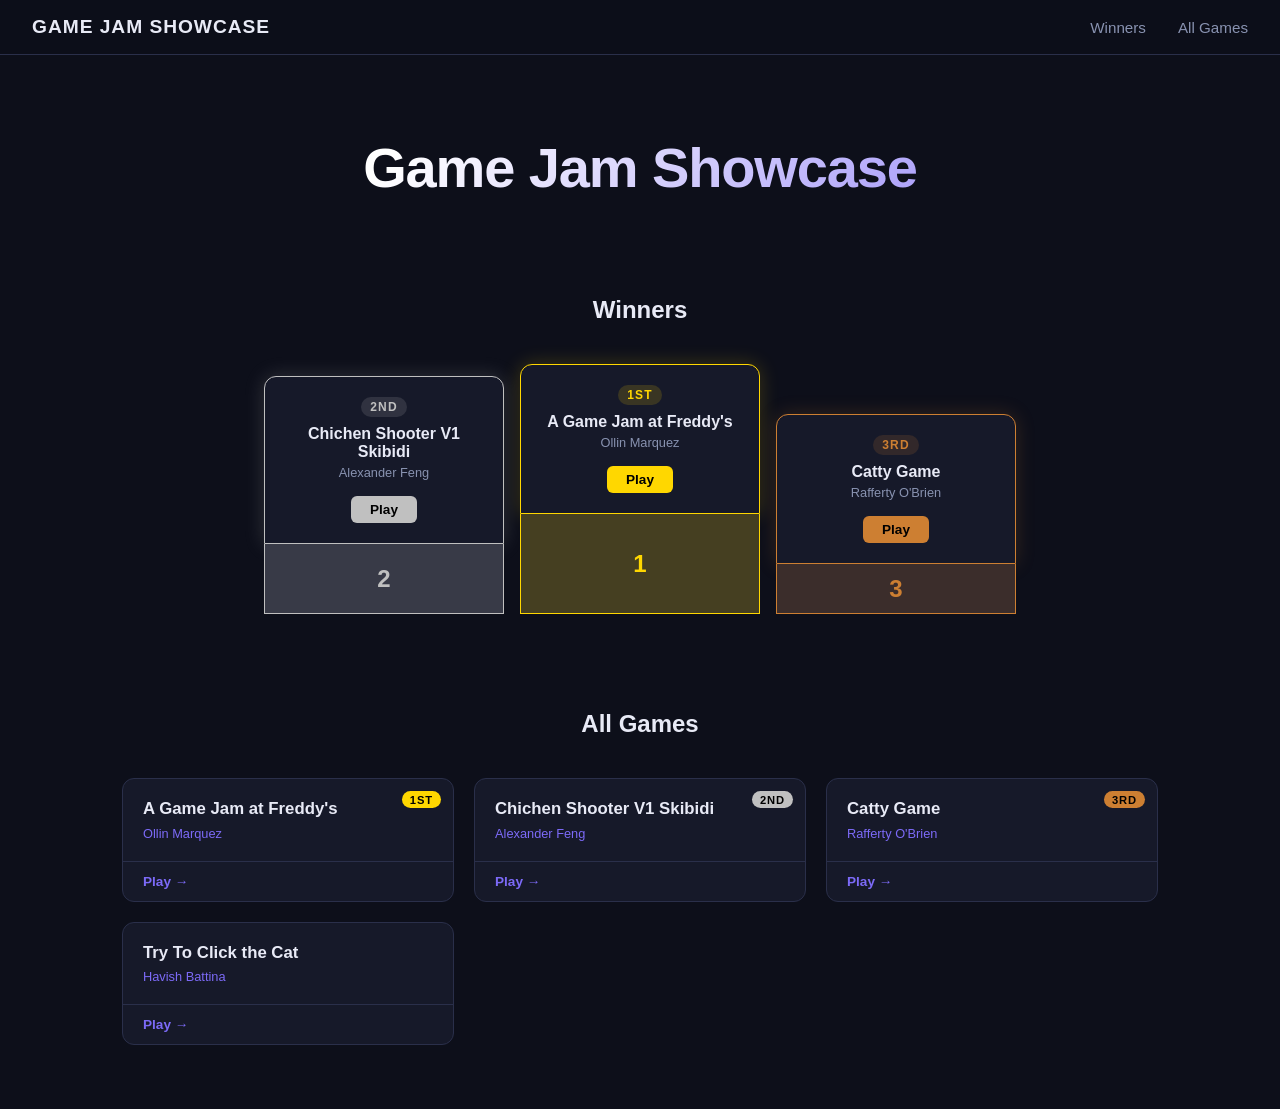
<file: index.html>
<!DOCTYPE html><html lang="en"> <head><meta charset="UTF-8"><meta name="viewport" content="width=device-width, initial-scale=1.0"><meta name="description" content="Game Jam Showcase"><title>Game Jam Showcase</title><style>*,*:before,*:after{box-sizing:border-box;margin:0;padding:0}:root{--bg: #0d0f1a;--surface: #161929;--surface-hover: #1e2336;--border: #2a2f4a;--text: #e8eaf6;--text-muted: #8892b0;--gold: #ffd700;--silver: #c0c0c0;--bronze: #cd7f32;--accent: #7c6af7;--accent-glow: rgba(124, 106, 247, .25)}html{font-family:-apple-system,BlinkMacSystemFont,Segoe UI,Roboto,sans-serif;background:var(--bg);color:var(--text);min-height:100vh}body{display:flex;flex-direction:column;min-height:100vh}main{flex:1}a{color:var(--accent);text-decoration:none}a:hover{text-decoration:underline}nav{display:flex;align-items:center;justify-content:space-between;padding:1rem 2rem;border-bottom:1px solid var(--border);background:#0d0f1ad9;backdrop-filter:blur(10px);position:sticky;top:0;z-index:100}.nav-logo{font-size:1.2rem;font-weight:700;color:var(--text);text-decoration:none;letter-spacing:.05em;text-transform:uppercase}.nav-links{display:flex;gap:2rem}.nav-links a{color:var(--text-muted);font-size:.95rem;text-decoration:none;transition:color .2s}.nav-links a:hover{color:var(--text)}
</style>
<link rel="stylesheet" href="/assets/index.B61szm_e.css"></head> <body> <nav> <a href="/" class="nav-logo">Game Jam Showcase</a> <div class="nav-links"> <a href="/">Winners</a> <a href="/games">All Games</a> </div> </nav> <main>  <section class="hero" data-astro-cid-j7pv25f6> <h1 data-astro-cid-j7pv25f6>Game Jam Showcase</h1> </section> <section class="podium-section" data-astro-cid-j7pv25f6> <h2 data-astro-cid-j7pv25f6>Winners</h2> <div class="podium" data-astro-cid-j7pv25f6> <div class="podium-slot" data-place="2" data-astro-cid-j7pv25f6> <div class="podium-card" style="--place-color: var(--silver)" data-astro-cid-j7pv25f6> <div class="place-badge" data-astro-cid-j7pv25f6>2nd</div> <div class="podium-info" data-astro-cid-j7pv25f6> <span class="podium-title" data-astro-cid-j7pv25f6>Chichen Shooter V1 Skibidi</span> <span class="podium-author" data-astro-cid-j7pv25f6>Alexander Feng</span> </div> <a href="/games/chicken-shooter-v1-skibidi" class="play-btn" data-astro-cid-j7pv25f6>Play</a> </div> <div class="podium-block" style="--place-color: var(--silver)" data-astro-cid-j7pv25f6> <span data-astro-cid-j7pv25f6>2</span> </div> </div><div class="podium-slot" data-place="1" data-astro-cid-j7pv25f6> <div class="podium-card" style="--place-color: var(--gold)" data-astro-cid-j7pv25f6> <div class="place-badge" data-astro-cid-j7pv25f6>1st</div> <div class="podium-info" data-astro-cid-j7pv25f6> <span class="podium-title" data-astro-cid-j7pv25f6>A Game Jam at Freddy&#39;s</span> <span class="podium-author" data-astro-cid-j7pv25f6>Ollin Marquez</span> </div> <a href="/games/a-game-jam-at-freddys" class="play-btn" data-astro-cid-j7pv25f6>Play</a> </div> <div class="podium-block" style="--place-color: var(--gold)" data-astro-cid-j7pv25f6> <span data-astro-cid-j7pv25f6>1</span> </div> </div><div class="podium-slot" data-place="3" data-astro-cid-j7pv25f6> <div class="podium-card" style="--place-color: var(--bronze)" data-astro-cid-j7pv25f6> <div class="place-badge" data-astro-cid-j7pv25f6>3rd</div> <div class="podium-info" data-astro-cid-j7pv25f6> <span class="podium-title" data-astro-cid-j7pv25f6>Catty Game</span> <span class="podium-author" data-astro-cid-j7pv25f6>Rafferty O&#39;Brien</span> </div> <a href="/games/catty-game" class="play-btn" data-astro-cid-j7pv25f6>Play</a> </div> <div class="podium-block" style="--place-color: var(--bronze)" data-astro-cid-j7pv25f6> <span data-astro-cid-j7pv25f6>3</span> </div> </div> </div> </section> <section class="games-section" data-astro-cid-j7pv25f6> <h2 data-astro-cid-j7pv25f6>All Games</h2> <div class="games-grid" data-astro-cid-j7pv25f6> <a href="/games/a-game-jam-at-freddys" class="game-card" data-astro-cid-j7pv25f6> <div class="card-badge" style="background: var(--gold)" data-astro-cid-j7pv25f6> 1st </div> <div class="card-body" data-astro-cid-j7pv25f6> <h3 data-astro-cid-j7pv25f6>A Game Jam at Freddy&#39;s</h3> <p class="card-author" data-astro-cid-j7pv25f6>Ollin Marquez</p> </div> <div class="card-footer" data-astro-cid-j7pv25f6>Play →</div> </a><a href="/games/chicken-shooter-v1-skibidi" class="game-card" data-astro-cid-j7pv25f6> <div class="card-badge" style="background: var(--silver)" data-astro-cid-j7pv25f6> 2nd </div> <div class="card-body" data-astro-cid-j7pv25f6> <h3 data-astro-cid-j7pv25f6>Chichen Shooter V1 Skibidi</h3> <p class="card-author" data-astro-cid-j7pv25f6>Alexander Feng</p> </div> <div class="card-footer" data-astro-cid-j7pv25f6>Play →</div> </a><a href="/games/catty-game" class="game-card" data-astro-cid-j7pv25f6> <div class="card-badge" style="background: var(--bronze)" data-astro-cid-j7pv25f6> 3rd </div> <div class="card-body" data-astro-cid-j7pv25f6> <h3 data-astro-cid-j7pv25f6>Catty Game</h3> <p class="card-author" data-astro-cid-j7pv25f6>Rafferty O&#39;Brien</p> </div> <div class="card-footer" data-astro-cid-j7pv25f6>Play →</div> </a><a href="/games/try-to-click-the-cat" class="game-card" data-astro-cid-j7pv25f6>  <div class="card-body" data-astro-cid-j7pv25f6> <h3 data-astro-cid-j7pv25f6>Try To Click the Cat</h3> <p class="card-author" data-astro-cid-j7pv25f6>Havish Battina</p> </div> <div class="card-footer" data-astro-cid-j7pv25f6>Play →</div> </a> </div> </section>  </main></body></html>
</file>
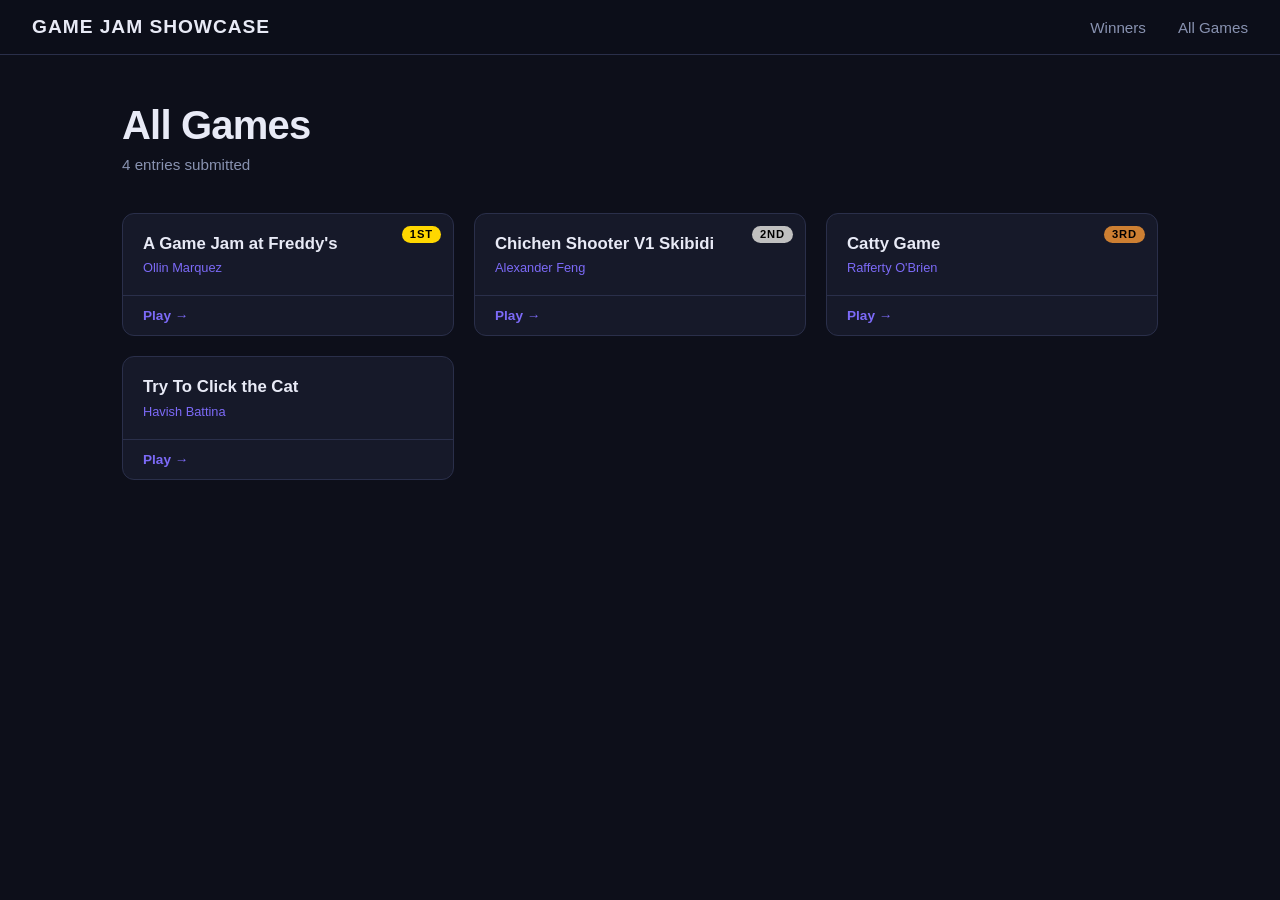
<file: games/index.html>
<!DOCTYPE html><html lang="en"> <head><meta charset="UTF-8"><meta name="viewport" content="width=device-width, initial-scale=1.0"><meta name="description" content="Game Jam Showcase"><title>All Games — Game Jam Showcase</title><style>*,*:before,*:after{box-sizing:border-box;margin:0;padding:0}:root{--bg: #0d0f1a;--surface: #161929;--surface-hover: #1e2336;--border: #2a2f4a;--text: #e8eaf6;--text-muted: #8892b0;--gold: #ffd700;--silver: #c0c0c0;--bronze: #cd7f32;--accent: #7c6af7;--accent-glow: rgba(124, 106, 247, .25)}html{font-family:-apple-system,BlinkMacSystemFont,Segoe UI,Roboto,sans-serif;background:var(--bg);color:var(--text);min-height:100vh}body{display:flex;flex-direction:column;min-height:100vh}main{flex:1}a{color:var(--accent);text-decoration:none}a:hover{text-decoration:underline}nav{display:flex;align-items:center;justify-content:space-between;padding:1rem 2rem;border-bottom:1px solid var(--border);background:#0d0f1ad9;backdrop-filter:blur(10px);position:sticky;top:0;z-index:100}.nav-logo{font-size:1.2rem;font-weight:700;color:var(--text);text-decoration:none;letter-spacing:.05em;text-transform:uppercase}.nav-links{display:flex;gap:2rem}.nav-links a{color:var(--text-muted);font-size:.95rem;text-decoration:none;transition:color .2s}.nav-links a:hover{color:var(--text)}
.page[data-astro-cid-snf5vnxa]{max-width:1100px;margin:0 auto;padding:3rem 2rem 4rem}h1[data-astro-cid-snf5vnxa]{font-size:clamp(1.75rem,4vw,2.5rem);font-weight:800;letter-spacing:-.02em;margin-bottom:.5rem}.subtitle[data-astro-cid-snf5vnxa]{color:var(--text-muted);font-size:.95rem;margin-bottom:2.5rem}.games-grid[data-astro-cid-snf5vnxa]{display:grid;grid-template-columns:repeat(auto-fill,minmax(280px,1fr));gap:1.25rem}.game-card[data-astro-cid-snf5vnxa]{position:relative;background:var(--surface);border:1px solid var(--border);border-radius:12px;overflow:hidden;display:flex;flex-direction:column;text-decoration:none;color:var(--text);transition:border-color .2s,transform .15s,box-shadow .2s}.game-card[data-astro-cid-snf5vnxa]:hover{border-color:var(--accent);transform:translateY(-3px);box-shadow:0 8px 24px var(--accent-glow);text-decoration:none}.card-badge[data-astro-cid-snf5vnxa]{position:absolute;top:.75rem;right:.75rem;font-size:.7rem;font-weight:700;text-transform:uppercase;letter-spacing:.08em;color:#000;padding:.15rem .5rem;border-radius:999px}.card-body[data-astro-cid-snf5vnxa]{padding:1.25rem;flex:1;display:flex;flex-direction:column;gap:.4rem}.card-body[data-astro-cid-snf5vnxa] h3[data-astro-cid-snf5vnxa]{font-size:1.05rem;font-weight:700}.card-author[data-astro-cid-snf5vnxa]{font-size:.8rem;color:var(--accent)}.card-desc[data-astro-cid-snf5vnxa]{font-size:.875rem;color:var(--text-muted);line-height:1.5;margin-top:.25rem}.card-footer[data-astro-cid-snf5vnxa]{padding:.75rem 1.25rem;border-top:1px solid var(--border);font-size:.85rem;font-weight:600;color:var(--accent)}
</style></head> <body> <nav> <a href="/" class="nav-logo">Game Jam Showcase</a> <div class="nav-links"> <a href="/">Winners</a> <a href="/games">All Games</a> </div> </nav> <main>  <div class="page" data-astro-cid-snf5vnxa> <h1 data-astro-cid-snf5vnxa>All Games</h1> <p class="subtitle" data-astro-cid-snf5vnxa>4 entries submitted</p> <div class="games-grid" data-astro-cid-snf5vnxa> <a href="/games/a-game-jam-at-freddys" class="game-card" data-astro-cid-snf5vnxa> <div class="card-badge" style="background: var(--gold)" data-astro-cid-snf5vnxa> 1st </div> <div class="card-body" data-astro-cid-snf5vnxa> <h3 data-astro-cid-snf5vnxa>A Game Jam at Freddy&#39;s</h3> <p class="card-author" data-astro-cid-snf5vnxa>Ollin Marquez</p> </div> <div class="card-footer" data-astro-cid-snf5vnxa>Play →</div> </a><a href="/games/chicken-shooter-v1-skibidi" class="game-card" data-astro-cid-snf5vnxa> <div class="card-badge" style="background: var(--silver)" data-astro-cid-snf5vnxa> 2nd </div> <div class="card-body" data-astro-cid-snf5vnxa> <h3 data-astro-cid-snf5vnxa>Chichen Shooter V1 Skibidi</h3> <p class="card-author" data-astro-cid-snf5vnxa>Alexander Feng</p> </div> <div class="card-footer" data-astro-cid-snf5vnxa>Play →</div> </a><a href="/games/catty-game" class="game-card" data-astro-cid-snf5vnxa> <div class="card-badge" style="background: var(--bronze)" data-astro-cid-snf5vnxa> 3rd </div> <div class="card-body" data-astro-cid-snf5vnxa> <h3 data-astro-cid-snf5vnxa>Catty Game</h3> <p class="card-author" data-astro-cid-snf5vnxa>Rafferty O&#39;Brien</p> </div> <div class="card-footer" data-astro-cid-snf5vnxa>Play →</div> </a><a href="/games/try-to-click-the-cat" class="game-card" data-astro-cid-snf5vnxa>  <div class="card-body" data-astro-cid-snf5vnxa> <h3 data-astro-cid-snf5vnxa>Try To Click the Cat</h3> <p class="card-author" data-astro-cid-snf5vnxa>Havish Battina</p> </div> <div class="card-footer" data-astro-cid-snf5vnxa>Play →</div> </a> </div> </div>  </main></body></html>
</file>
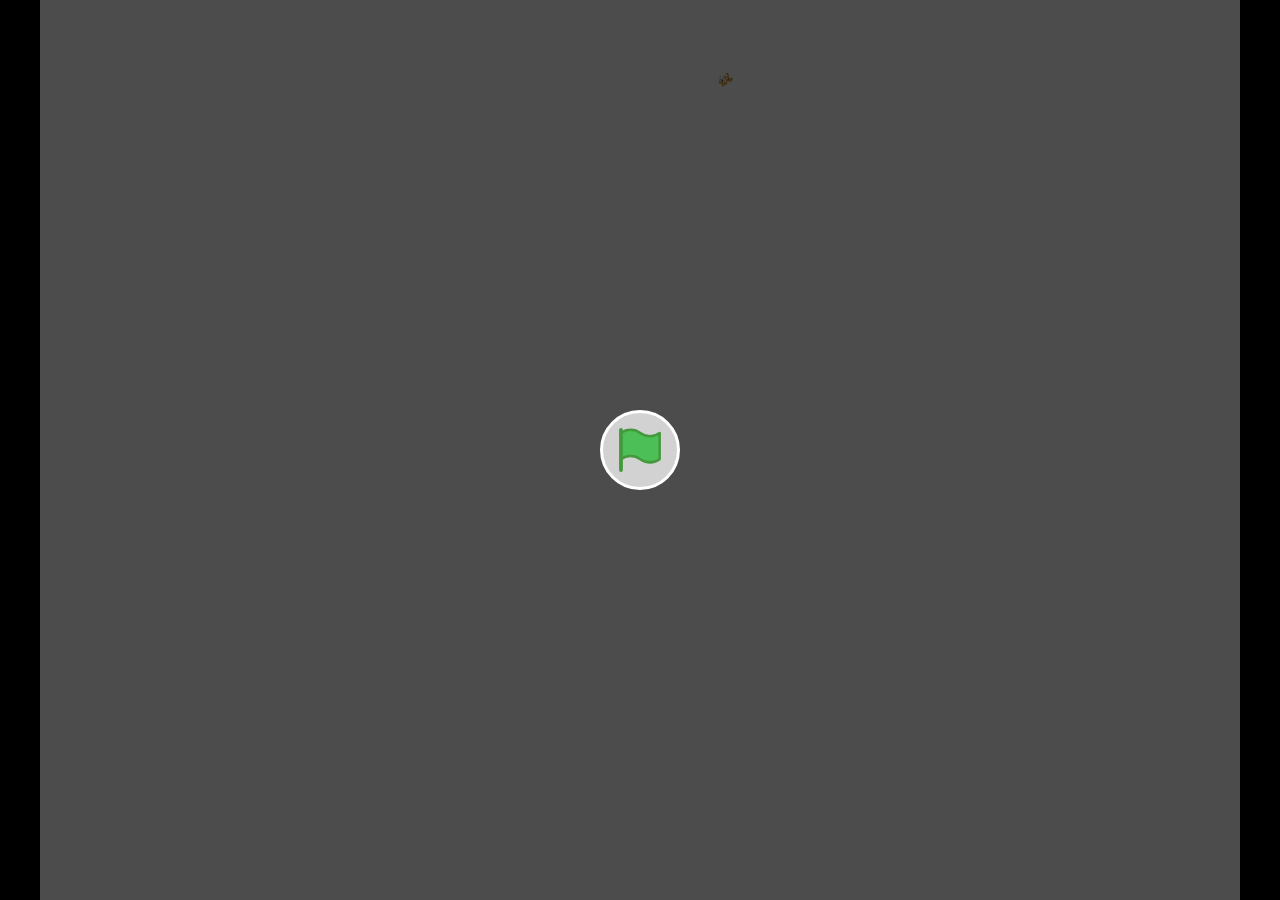
<file: try-to-click-the-cat/index.html>
<!DOCTYPE html>
<!-- Created with https://packager.turbowarp.org/ -->
<html>
<head>
  <meta charset="utf-8">
  <meta name="viewport" content="width=device-width, initial-scale=1.0, maximum-scale=1.0, user-scalable=no">
  <!-- We only include this to explicitly loosen the CSP of various packager environments. It does not provide any security. -->
  <meta http-equiv="Content-Security-Policy" content="default-src * 'self' 'unsafe-inline' 'unsafe-eval' data: blob:">
  <title>try to click the cat</title>
  <style>
    body {
      color: #ffffff;
      font-family: sans-serif;
      overflow: hidden;
      margin: 0;
      padding: 0;
    }
    :root, body.is-fullscreen {
      background-color: #000000;
    }
    [hidden] {
      display: none !important;
    }
    h1 {
      font-weight: normal;
    }
    a {
      color: inherit;
      text-decoration: underline;
      cursor: pointer;
    }

    #app, #loading, #error, #launch {
      position: absolute;
      top: 0;
      left: 0;
      width: 100%;
      height: 100%;
    }
    .screen {
      display: flex;
      flex-direction: column;
      align-items: center;
      justify-content: center;
      text-align: center;
      cursor: default;
      user-select: none;
      -webkit-user-select: none;
      background-color: #000000;
    }
    #launch {
      background-color: rgba(0, 0, 0, 0.7);
      cursor: pointer;
    }
    .green-flag {
      width: 80px;
      height: 80px;
      padding: 16px;
      border-radius: 100%;
      background: rgba(255, 255, 255, 0.75);
      border: 3px solid hsla(0, 100%, 100%, 1);
      display: flex;
      justify-content: center;
      align-items: center;
      box-sizing: border-box;
    }
    #loading {
      
    }
    .progress-bar-outer {
      border: 1px solid currentColor;
      height: 10px;
      width: 200px;
      max-width: 200px;
    }
    .progress-bar-inner {
      height: 100%;
      width: 0;
      background-color: currentColor;
    }
    .loading-text, noscript {
      font-weight: normal;
      font-size: 36px;
      margin: 0 0 16px;
    }
    .loading-image {
      margin: 0 0 16px;
    }
    #error-message, #error-stack {
      font-family: monospace;
      max-width: 600px;
      white-space: pre-wrap;
      user-select: text;
      -webkit-user-select: text;
    }
    #error-stack {
      text-align: left;
      max-height: 200px;
      overflow: auto;
    }
    .control-button {
      width: 2rem;
      height: 2rem;
      padding: 0.375rem;
      margin-top: 0.5rem;
      margin-bottom: 0.5rem;
      user-select: none;
      -webkit-user-select: none;
      cursor: pointer;
      border: 0;
      border-radius: 4px;
    }
    .control-button-highlight:hover {
      background: #6b6b6b26;
    }
    .control-button-highlight.active {
      background: #6b6b6b59;
    }
    .fullscreen-button {
      background: white;
    }
    .standalone-fullscreen-button {
      position: absolute;
      top: 0;
      right: 0;
      background-color: rgba(0, 0, 0, 0.5);
      border-radius: 0 0 0 4px;
      padding: 4px;
      cursor: pointer;
    }
    .sc-canvas {
      cursor: auto;
    }
    .sc-monitor-root[data-opcode^="data_"] .sc-monitor-value-color {
      background-color: #6b6b6b;
    }
    .sc-monitor-row-value-outer {
      background-color: #6b6b6b;
    }
    .sc-monitor-row-value-editing .sc-monitor-row-value-outer {
      background-color: #515151;
    }
    
  </style>
  <meta name="theme-color" content="#000000">
  
</head>
<body>
  <div id="app"></div>

  <div id="launch" class="screen" hidden title="Click to start">
    <div class="green-flag">
      <svg viewBox="0 0 16.63 17.5" width="42" height="44">
        <defs><style>.cls-1,.cls-2{fill:#4cbf56;stroke:#45993d;stroke-linecap:round;stroke-linejoin:round;}.cls-2{stroke-width:1.5px;}</style></defs>
        <path class="cls-1" d="M.75,2A6.44,6.44,0,0,1,8.44,2h0a6.44,6.44,0,0,0,7.69,0V12.4a6.44,6.44,0,0,1-7.69,0h0a6.44,6.44,0,0,0-7.69,0"/>
        <line class="cls-2" x1="0.75" y1="16.75" x2="0.75" y2="0.75"/>
      </svg>
    </div>
  </div>

  <div id="loading" class="screen">
    <noscript>Enable JavaScript</noscript>
    
    
    <div class="progress-bar-outer"><div class="progress-bar-inner" id="loading-inner"></div></div>
  </div>

  <div id="error" class="screen" hidden>
    <h1>Error</h1>
    <details>
      <summary id="error-message"></summary>
      <p id="error-stack"></p>
    </details>
  </div>

  <script src="script.js"></script>
  <script>
    const appElement = document.getElementById('app');
    const launchScreen = document.getElementById('launch');
    const loadingScreen = document.getElementById('loading');
    const loadingInner = document.getElementById('loading-inner');
    const errorScreen = document.getElementById('error');
    const errorScreenMessage = document.getElementById('error-message');
    const errorScreenStack = document.getElementById('error-stack');

    const handleError = (error) => {
      console.error(error);
      if (!errorScreen.hidden) return;
      errorScreen.hidden = false;
      errorScreenMessage.textContent = '' + error;
      let debug = error && error.stack || 'no stack';
      debug += '\nUser agent: ' + navigator.userAgent;
      errorScreenStack.textContent = debug;
    };
    const setProgress = (progress) => {
      if (loadingInner) loadingInner.style.width = progress * 100 + '%';
    };
    const interpolate = (a, b, t) => a + t * (b - a);

    try {
      setProgress(0.1);

      const scaffolding = new Scaffolding.Scaffolding();
      scaffolding.width = 480;
      scaffolding.height = 360;
      scaffolding.resizeMode = "preserve-ratio";
      scaffolding.editableLists = false;
      scaffolding.usePackagedRuntime = true;
      scaffolding.setup();
      scaffolding.appendTo(appElement);

      const vm = scaffolding.vm;
      window.scaffolding = scaffolding;
      window.vm = scaffolding.vm;
      window.Scratch = {
        vm,
        renderer: vm.renderer,
        audioEngine: vm.runtime.audioEngine,
        bitmapAdapter: vm.runtime.v2BitmapAdapter,
        videoProvider: vm.runtime.ioDevices.video.provider
      };

      scaffolding.setUsername("player####".replace(/#/g, () => Math.floor(Math.random() * 10)));
      scaffolding.setAccentColor("#6b6b6b");

      try {
        scaffolding.addCloudProvider(new Scaffolding.Cloud.WebSocketProvider(["wss://clouddata.turbowarp.org","wss://clouddata.turbowarp.xyz"], "1238665183"));
      } catch (error) {
        console.error(error);
      }

      vm.setTurboMode(false);
      if (vm.setInterpolation) vm.setInterpolation(false);
      if (vm.setFramerate) vm.setFramerate(30);
      if (vm.renderer.setUseHighQualityRender) vm.renderer.setUseHighQualityRender(false);
      if (vm.setRuntimeOptions) vm.setRuntimeOptions({
        fencing: true,
        miscLimits: true,
        maxClones: 300,
      });
      if (vm.setCompilerOptions) vm.setCompilerOptions({
        enabled: true,
        warpTimer: false
      });
      if (vm.renderer.setMaxTextureDimension) vm.renderer.setMaxTextureDimension(2048);

      // enforcePrivacy threat model only makes sense in the editor
      if (vm.runtime.setEnforcePrivacy) vm.runtime.setEnforcePrivacy(false);

      if (typeof ScaffoldingAddons !== 'undefined') {
        ScaffoldingAddons.run(scaffolding, {"gamepad":false,"pointerlock":false,"specialCloudBehaviors":false,"unsafeCloudBehaviors":false,"pause":false});
      }

      scaffolding.setExtensionSecurityManager({
        getSandboxMode: () => 'unsandboxed',
        canLoadExtensionFromProject: () => true
      });
      for (const extension of []) {
        vm.extensionManager.loadExtensionURL(extension);
      }

    } catch (e) {
      handleError(e);
    }
  </script>
  
  
    <script>
      const getProjectData = (function() {
        const storage = scaffolding.storage;
        storage.onprogress = (total, loaded) => {
          setProgress(interpolate(0.2, 0.98, loaded / total));
        };
        
        storage.addWebStore(
          [
            storage.AssetType.ImageVector,
            storage.AssetType.ImageBitmap,
            storage.AssetType.Sound,
            storage.AssetType.Font
          ].filter(i => i),
          (asset) => new URL('./assets/' + asset.assetId + '.' + asset.dataFormat, location).href
        );
        return () => new Promise((resolve, reject) => {
        const xhr = new XMLHttpRequest();
        xhr.onload = () => {
          resolve(xhr.response);
        };
        xhr.onerror = () => {
          if (location.protocol === 'file:') {
            reject(new Error('Zip environment must be used on a website, not on a local file. To fix this error, use the "Plain HTML" environment instead.'));
          } else {
            reject(new Error('Request to load project data failed.'));
          }
        };
        xhr.onprogress = (e) => {
          if (e.lengthComputable) {
            setProgress(interpolate(0.1, 0.2, e.loaded / e.total));
          }
        };
        xhr.responseType = 'arraybuffer';
        xhr.open('GET', "./assets/project.json");
        xhr.send();
      });
      })();
    </script>
  <script>
    const run = async () => {
      const projectData = await getProjectData();
      await scaffolding.loadProject(projectData);
      setProgress(1);
      loadingScreen.hidden = true;
      if (false) {
        scaffolding.start();
      } else {
        launchScreen.hidden = false;
        launchScreen.addEventListener('click', () => {
          launchScreen.hidden = true;
          scaffolding.start();
        });
        launchScreen.focus();
      }
    };
    run().catch(handleError);
  </script>
</body>
</html>
</file>
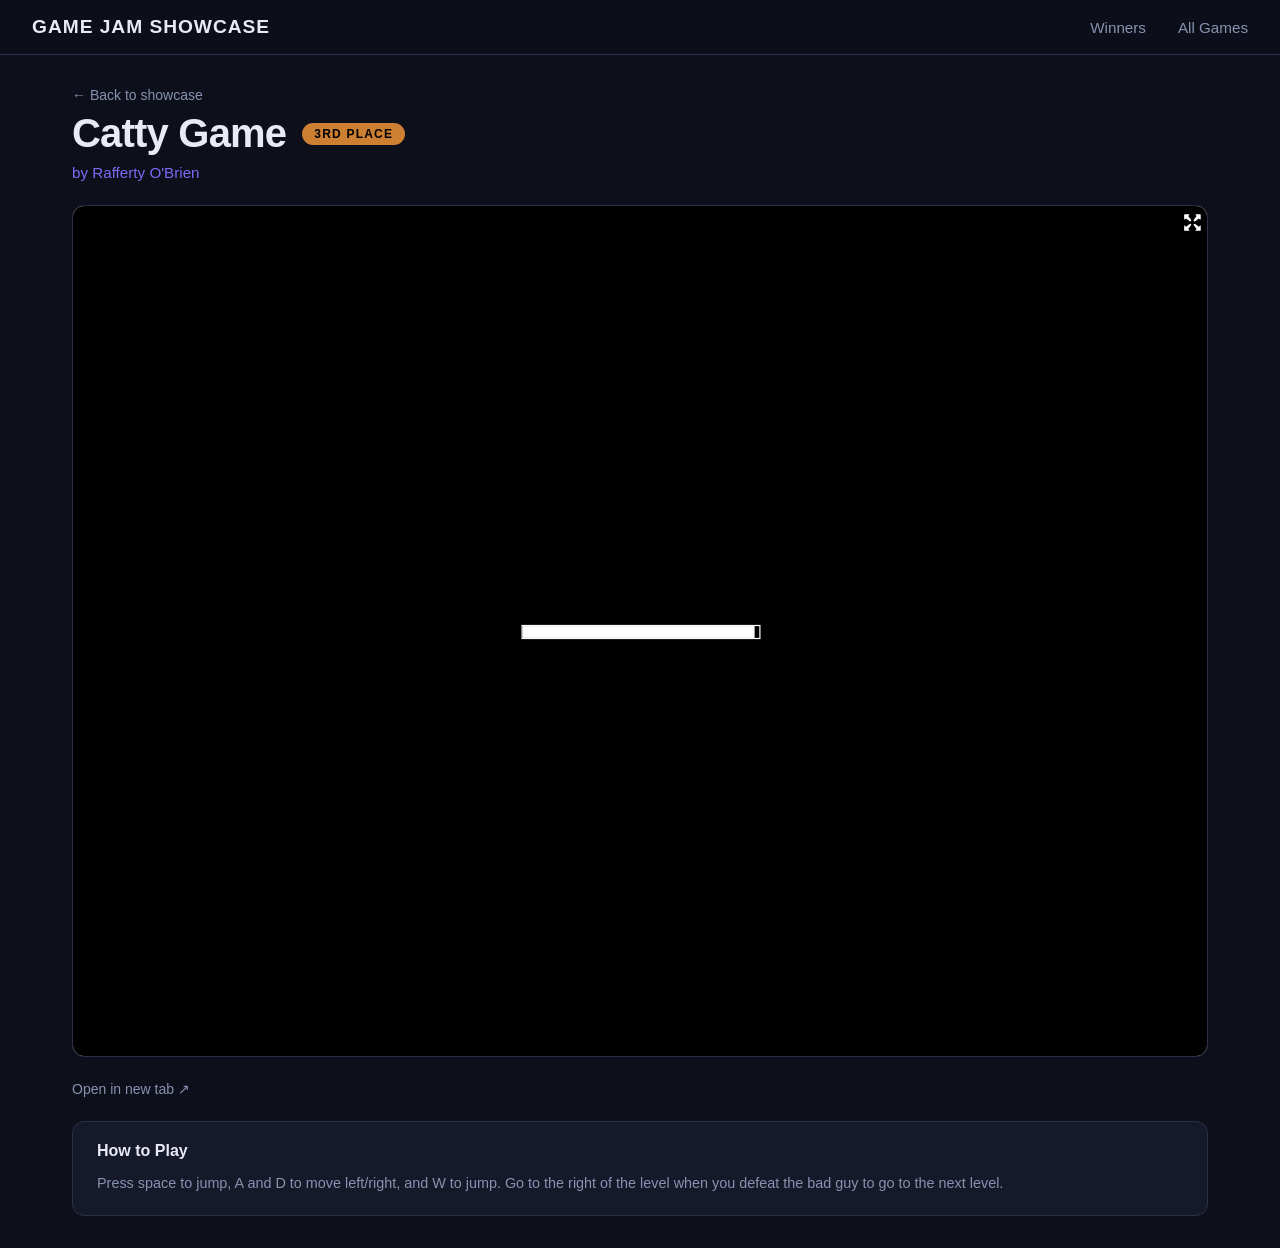
<file: games/catty-game/index.html>
<!DOCTYPE html><html lang="en"> <head><meta charset="UTF-8"><meta name="viewport" content="width=device-width, initial-scale=1.0"><meta name="description" content="Game Jam Showcase"><title>Catty Game — Game Jam Showcase</title><style>*,*:before,*:after{box-sizing:border-box;margin:0;padding:0}:root{--bg: #0d0f1a;--surface: #161929;--surface-hover: #1e2336;--border: #2a2f4a;--text: #e8eaf6;--text-muted: #8892b0;--gold: #ffd700;--silver: #c0c0c0;--bronze: #cd7f32;--accent: #7c6af7;--accent-glow: rgba(124, 106, 247, .25)}html{font-family:-apple-system,BlinkMacSystemFont,Segoe UI,Roboto,sans-serif;background:var(--bg);color:var(--text);min-height:100vh}body{display:flex;flex-direction:column;min-height:100vh}main{flex:1}a{color:var(--accent);text-decoration:none}a:hover{text-decoration:underline}nav{display:flex;align-items:center;justify-content:space-between;padding:1rem 2rem;border-bottom:1px solid var(--border);background:#0d0f1ad9;backdrop-filter:blur(10px);position:sticky;top:0;z-index:100}.nav-logo{font-size:1.2rem;font-weight:700;color:var(--text);text-decoration:none;letter-spacing:.05em;text-transform:uppercase}.nav-links{display:flex;gap:2rem}.nav-links a{color:var(--text-muted);font-size:.95rem;text-decoration:none;transition:color .2s}.nav-links a:hover{color:var(--text)}
.game-page[data-astro-cid-ycf5ure6]{max-width:1200px;margin:0 auto;padding:2rem;display:flex;flex-direction:column;gap:1.5rem}.back-link[data-astro-cid-ycf5ure6]{font-size:.875rem;color:var(--text-muted);text-decoration:none;display:inline-flex;align-items:center;gap:.25rem;transition:color .2s}.back-link[data-astro-cid-ycf5ure6]:hover{color:var(--text);text-decoration:none}.game-header[data-astro-cid-ycf5ure6]{display:flex;flex-direction:column;gap:.5rem}.title-row[data-astro-cid-ycf5ure6]{display:flex;align-items:center;gap:1rem;flex-wrap:wrap}h1[data-astro-cid-ycf5ure6]{font-size:clamp(1.5rem,4vw,2.5rem);font-weight:800;letter-spacing:-.02em}.winner-badge[data-astro-cid-ycf5ure6]{font-size:.75rem;font-weight:700;text-transform:uppercase;letter-spacing:.1em;padding:.25rem .75rem;border-radius:999px}.author[data-astro-cid-ycf5ure6]{color:var(--accent);font-size:.95rem}.description[data-astro-cid-ycf5ure6]{color:var(--text-muted);font-size:.95rem;line-height:1.6;max-width:70ch}.iframe-wrapper[data-astro-cid-ycf5ure6]{position:relative;overflow:hidden;border-radius:12px;border:1px solid var(--border);background:#000;aspect-ratio:16 / 9}iframe[data-astro-cid-ycf5ure6]{position:absolute;top:0;left:0;transform-origin:top left;border:none;display:block}.below-game[data-astro-cid-ycf5ure6]{display:flex;flex-direction:column;gap:1.5rem}.new-tab-link[data-astro-cid-ycf5ure6]{display:inline-flex;align-items:center;gap:.25rem;font-size:.875rem;color:var(--text-muted);text-decoration:none;transition:color .2s}.new-tab-link[data-astro-cid-ycf5ure6]:hover{color:var(--text);text-decoration:none}.how-to-play[data-astro-cid-ycf5ure6]{background:var(--surface);border:1px solid var(--border);border-radius:12px;padding:1.25rem 1.5rem;display:flex;flex-direction:column;gap:.75rem}.how-to-play[data-astro-cid-ycf5ure6] h2[data-astro-cid-ycf5ure6]{font-size:1rem;font-weight:700;color:var(--text)}.how-to-play[data-astro-cid-ycf5ure6] p[data-astro-cid-ycf5ure6]{font-size:.9rem;color:var(--text-muted);line-height:1.6;white-space:pre-line}@media(max-width:600px){.game-page[data-astro-cid-ycf5ure6]{padding:1rem}}
</style></head> <body> <nav> <a href="/" class="nav-logo">Game Jam Showcase</a> <div class="nav-links"> <a href="/">Winners</a> <a href="/games">All Games</a> </div> </nav> <main>  <div class="game-page" data-astro-cid-ycf5ure6> <div class="game-header" data-astro-cid-ycf5ure6> <a href="/" class="back-link" data-astro-cid-ycf5ure6>← Back to showcase</a> <div class="title-row" data-astro-cid-ycf5ure6> <h1 data-astro-cid-ycf5ure6>Catty Game</h1> <span class="winner-badge" style="background: var(--bronze); color: #000" data-astro-cid-ycf5ure6> 3rd Place </span> </div> <p class="author" data-astro-cid-ycf5ure6>by Rafferty O&#39;Brien</p> </div> <div class="iframe-wrapper" data-native-w="960" data-native-h="720" data-astro-cid-ycf5ure6> <iframe src="/catty-game/index.html" title="Catty Game" width="960" height="720" allowfullscreen allow="autoplay; fullscreen; pointer-lock" scrolling="no" data-astro-cid-ycf5ure6></iframe> </div> <div class="below-game" data-astro-cid-ycf5ure6> <a href="/catty-game/index.html" target="_blank" rel="noopener noreferrer" class="new-tab-link" data-astro-cid-ycf5ure6>
Open in new tab ↗
</a> <div class="how-to-play" data-astro-cid-ycf5ure6> <h2 data-astro-cid-ycf5ure6>How to Play</h2> <p data-astro-cid-ycf5ure6>Press space to jump, A and D to move left/right, and W to jump. Go to the right of the level when you defeat the bad guy to go to the next level.</p> </div> </div> </div>  </main></body></html>  <script type="module">function n(){const e=document.querySelector(".iframe-wrapper"),t=e?.querySelector("iframe");if(!e||!t)return;const r=Number(e.dataset.nativeW),a=Number(e.dataset.nativeH),s=e.offsetWidth/r;t.style.width=`${r}px`,t.style.height=`${a}px`,t.style.transform=`scale(${s})`,e.style.height=`${a*s}px`}n();window.addEventListener("resize",n);</script>
</file>
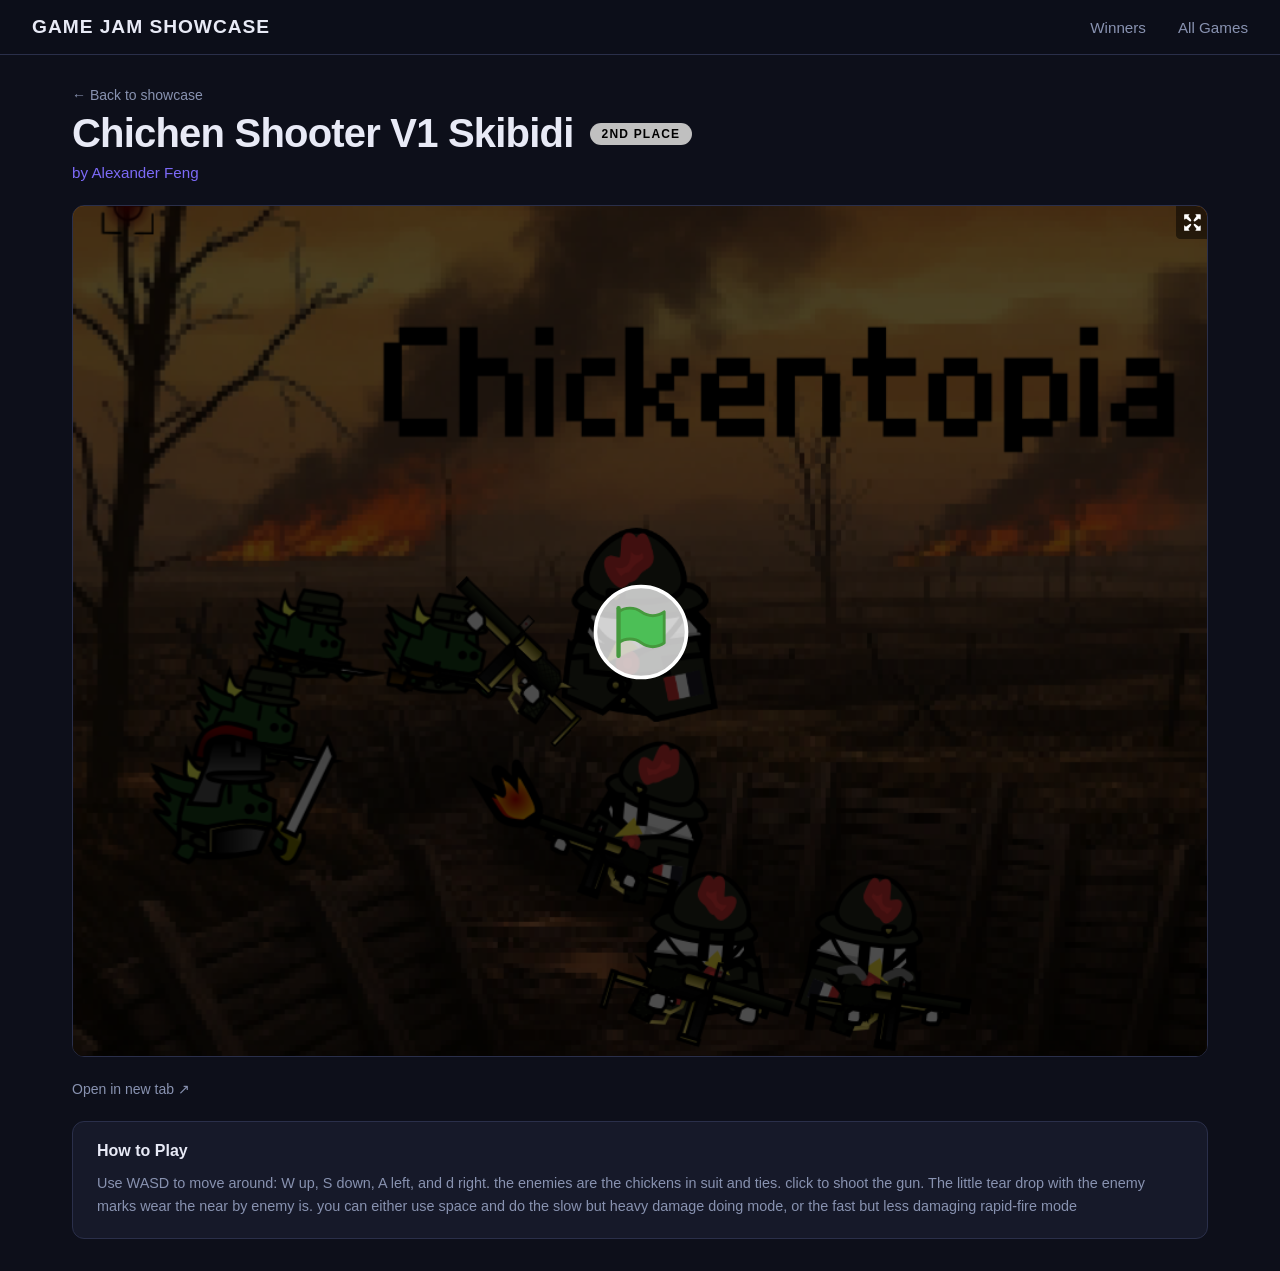
<file: games/chicken-shooter-v1-skibidi/index.html>
<!DOCTYPE html><html lang="en"> <head><meta charset="UTF-8"><meta name="viewport" content="width=device-width, initial-scale=1.0"><meta name="description" content="Game Jam Showcase"><title>Chichen Shooter V1 Skibidi — Game Jam Showcase</title><style>*,*:before,*:after{box-sizing:border-box;margin:0;padding:0}:root{--bg: #0d0f1a;--surface: #161929;--surface-hover: #1e2336;--border: #2a2f4a;--text: #e8eaf6;--text-muted: #8892b0;--gold: #ffd700;--silver: #c0c0c0;--bronze: #cd7f32;--accent: #7c6af7;--accent-glow: rgba(124, 106, 247, .25)}html{font-family:-apple-system,BlinkMacSystemFont,Segoe UI,Roboto,sans-serif;background:var(--bg);color:var(--text);min-height:100vh}body{display:flex;flex-direction:column;min-height:100vh}main{flex:1}a{color:var(--accent);text-decoration:none}a:hover{text-decoration:underline}nav{display:flex;align-items:center;justify-content:space-between;padding:1rem 2rem;border-bottom:1px solid var(--border);background:#0d0f1ad9;backdrop-filter:blur(10px);position:sticky;top:0;z-index:100}.nav-logo{font-size:1.2rem;font-weight:700;color:var(--text);text-decoration:none;letter-spacing:.05em;text-transform:uppercase}.nav-links{display:flex;gap:2rem}.nav-links a{color:var(--text-muted);font-size:.95rem;text-decoration:none;transition:color .2s}.nav-links a:hover{color:var(--text)}
.game-page[data-astro-cid-ycf5ure6]{max-width:1200px;margin:0 auto;padding:2rem;display:flex;flex-direction:column;gap:1.5rem}.back-link[data-astro-cid-ycf5ure6]{font-size:.875rem;color:var(--text-muted);text-decoration:none;display:inline-flex;align-items:center;gap:.25rem;transition:color .2s}.back-link[data-astro-cid-ycf5ure6]:hover{color:var(--text);text-decoration:none}.game-header[data-astro-cid-ycf5ure6]{display:flex;flex-direction:column;gap:.5rem}.title-row[data-astro-cid-ycf5ure6]{display:flex;align-items:center;gap:1rem;flex-wrap:wrap}h1[data-astro-cid-ycf5ure6]{font-size:clamp(1.5rem,4vw,2.5rem);font-weight:800;letter-spacing:-.02em}.winner-badge[data-astro-cid-ycf5ure6]{font-size:.75rem;font-weight:700;text-transform:uppercase;letter-spacing:.1em;padding:.25rem .75rem;border-radius:999px}.author[data-astro-cid-ycf5ure6]{color:var(--accent);font-size:.95rem}.description[data-astro-cid-ycf5ure6]{color:var(--text-muted);font-size:.95rem;line-height:1.6;max-width:70ch}.iframe-wrapper[data-astro-cid-ycf5ure6]{position:relative;overflow:hidden;border-radius:12px;border:1px solid var(--border);background:#000;aspect-ratio:16 / 9}iframe[data-astro-cid-ycf5ure6]{position:absolute;top:0;left:0;transform-origin:top left;border:none;display:block}.below-game[data-astro-cid-ycf5ure6]{display:flex;flex-direction:column;gap:1.5rem}.new-tab-link[data-astro-cid-ycf5ure6]{display:inline-flex;align-items:center;gap:.25rem;font-size:.875rem;color:var(--text-muted);text-decoration:none;transition:color .2s}.new-tab-link[data-astro-cid-ycf5ure6]:hover{color:var(--text);text-decoration:none}.how-to-play[data-astro-cid-ycf5ure6]{background:var(--surface);border:1px solid var(--border);border-radius:12px;padding:1.25rem 1.5rem;display:flex;flex-direction:column;gap:.75rem}.how-to-play[data-astro-cid-ycf5ure6] h2[data-astro-cid-ycf5ure6]{font-size:1rem;font-weight:700;color:var(--text)}.how-to-play[data-astro-cid-ycf5ure6] p[data-astro-cid-ycf5ure6]{font-size:.9rem;color:var(--text-muted);line-height:1.6;white-space:pre-line}@media(max-width:600px){.game-page[data-astro-cid-ycf5ure6]{padding:1rem}}
</style></head> <body> <nav> <a href="/" class="nav-logo">Game Jam Showcase</a> <div class="nav-links"> <a href="/">Winners</a> <a href="/games">All Games</a> </div> </nav> <main>  <div class="game-page" data-astro-cid-ycf5ure6> <div class="game-header" data-astro-cid-ycf5ure6> <a href="/" class="back-link" data-astro-cid-ycf5ure6>← Back to showcase</a> <div class="title-row" data-astro-cid-ycf5ure6> <h1 data-astro-cid-ycf5ure6>Chichen Shooter V1 Skibidi</h1> <span class="winner-badge" style="background: var(--silver); color: #000" data-astro-cid-ycf5ure6> 2nd Place </span> </div> <p class="author" data-astro-cid-ycf5ure6>by Alexander Feng</p> </div> <div class="iframe-wrapper" data-native-w="960" data-native-h="720" data-astro-cid-ycf5ure6> <iframe src="/chicken-shooter-v1-skibidi/index.html" title="Chichen Shooter V1 Skibidi" width="960" height="720" allowfullscreen allow="autoplay; fullscreen; pointer-lock" scrolling="no" data-astro-cid-ycf5ure6></iframe> </div> <div class="below-game" data-astro-cid-ycf5ure6> <a href="/chicken-shooter-v1-skibidi/index.html" target="_blank" rel="noopener noreferrer" class="new-tab-link" data-astro-cid-ycf5ure6>
Open in new tab ↗
</a> <div class="how-to-play" data-astro-cid-ycf5ure6> <h2 data-astro-cid-ycf5ure6>How to Play</h2> <p data-astro-cid-ycf5ure6>Use WASD to move around: W up, S down, A left, and d right. the enemies are the chickens in suit and ties. click to shoot the gun. The little tear drop with the enemy marks wear the near by enemy is. you can either use space and do the slow but heavy damage doing mode, or the fast but less damaging rapid-fire mode</p> </div> </div> </div>  </main></body></html>  <script type="module">function n(){const e=document.querySelector(".iframe-wrapper"),t=e?.querySelector("iframe");if(!e||!t)return;const r=Number(e.dataset.nativeW),a=Number(e.dataset.nativeH),s=e.offsetWidth/r;t.style.width=`${r}px`,t.style.height=`${a}px`,t.style.transform=`scale(${s})`,e.style.height=`${a*s}px`}n();window.addEventListener("resize",n);</script>
</file>
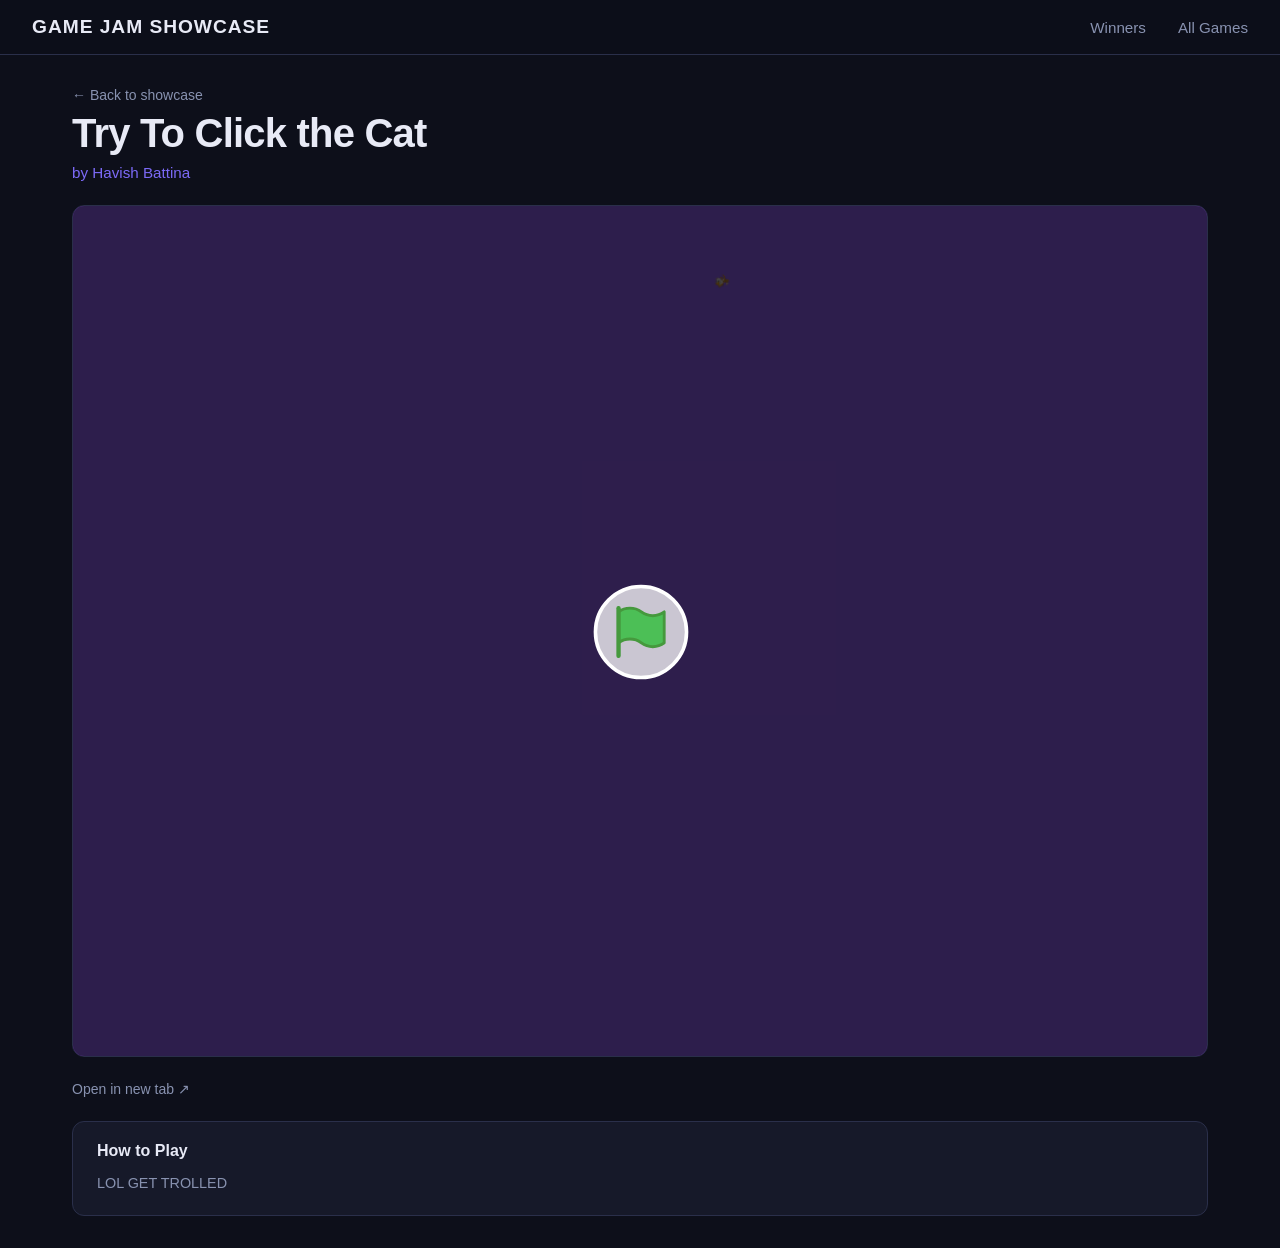
<file: games/try-to-click-the-cat/index.html>
<!DOCTYPE html><html lang="en"> <head><meta charset="UTF-8"><meta name="viewport" content="width=device-width, initial-scale=1.0"><meta name="description" content="Game Jam Showcase"><title>Try To Click the Cat — Game Jam Showcase</title><style>*,*:before,*:after{box-sizing:border-box;margin:0;padding:0}:root{--bg: #0d0f1a;--surface: #161929;--surface-hover: #1e2336;--border: #2a2f4a;--text: #e8eaf6;--text-muted: #8892b0;--gold: #ffd700;--silver: #c0c0c0;--bronze: #cd7f32;--accent: #7c6af7;--accent-glow: rgba(124, 106, 247, .25)}html{font-family:-apple-system,BlinkMacSystemFont,Segoe UI,Roboto,sans-serif;background:var(--bg);color:var(--text);min-height:100vh}body{display:flex;flex-direction:column;min-height:100vh}main{flex:1}a{color:var(--accent);text-decoration:none}a:hover{text-decoration:underline}nav{display:flex;align-items:center;justify-content:space-between;padding:1rem 2rem;border-bottom:1px solid var(--border);background:#0d0f1ad9;backdrop-filter:blur(10px);position:sticky;top:0;z-index:100}.nav-logo{font-size:1.2rem;font-weight:700;color:var(--text);text-decoration:none;letter-spacing:.05em;text-transform:uppercase}.nav-links{display:flex;gap:2rem}.nav-links a{color:var(--text-muted);font-size:.95rem;text-decoration:none;transition:color .2s}.nav-links a:hover{color:var(--text)}
.game-page[data-astro-cid-ycf5ure6]{max-width:1200px;margin:0 auto;padding:2rem;display:flex;flex-direction:column;gap:1.5rem}.back-link[data-astro-cid-ycf5ure6]{font-size:.875rem;color:var(--text-muted);text-decoration:none;display:inline-flex;align-items:center;gap:.25rem;transition:color .2s}.back-link[data-astro-cid-ycf5ure6]:hover{color:var(--text);text-decoration:none}.game-header[data-astro-cid-ycf5ure6]{display:flex;flex-direction:column;gap:.5rem}.title-row[data-astro-cid-ycf5ure6]{display:flex;align-items:center;gap:1rem;flex-wrap:wrap}h1[data-astro-cid-ycf5ure6]{font-size:clamp(1.5rem,4vw,2.5rem);font-weight:800;letter-spacing:-.02em}.winner-badge[data-astro-cid-ycf5ure6]{font-size:.75rem;font-weight:700;text-transform:uppercase;letter-spacing:.1em;padding:.25rem .75rem;border-radius:999px}.author[data-astro-cid-ycf5ure6]{color:var(--accent);font-size:.95rem}.description[data-astro-cid-ycf5ure6]{color:var(--text-muted);font-size:.95rem;line-height:1.6;max-width:70ch}.iframe-wrapper[data-astro-cid-ycf5ure6]{position:relative;overflow:hidden;border-radius:12px;border:1px solid var(--border);background:#000;aspect-ratio:16 / 9}iframe[data-astro-cid-ycf5ure6]{position:absolute;top:0;left:0;transform-origin:top left;border:none;display:block}.below-game[data-astro-cid-ycf5ure6]{display:flex;flex-direction:column;gap:1.5rem}.new-tab-link[data-astro-cid-ycf5ure6]{display:inline-flex;align-items:center;gap:.25rem;font-size:.875rem;color:var(--text-muted);text-decoration:none;transition:color .2s}.new-tab-link[data-astro-cid-ycf5ure6]:hover{color:var(--text);text-decoration:none}.how-to-play[data-astro-cid-ycf5ure6]{background:var(--surface);border:1px solid var(--border);border-radius:12px;padding:1.25rem 1.5rem;display:flex;flex-direction:column;gap:.75rem}.how-to-play[data-astro-cid-ycf5ure6] h2[data-astro-cid-ycf5ure6]{font-size:1rem;font-weight:700;color:var(--text)}.how-to-play[data-astro-cid-ycf5ure6] p[data-astro-cid-ycf5ure6]{font-size:.9rem;color:var(--text-muted);line-height:1.6;white-space:pre-line}@media(max-width:600px){.game-page[data-astro-cid-ycf5ure6]{padding:1rem}}
</style></head> <body> <nav> <a href="/" class="nav-logo">Game Jam Showcase</a> <div class="nav-links"> <a href="/">Winners</a> <a href="/games">All Games</a> </div> </nav> <main>  <div class="game-page" data-astro-cid-ycf5ure6> <div class="game-header" data-astro-cid-ycf5ure6> <a href="/" class="back-link" data-astro-cid-ycf5ure6>← Back to showcase</a> <div class="title-row" data-astro-cid-ycf5ure6> <h1 data-astro-cid-ycf5ure6>Try To Click the Cat</h1>  </div> <p class="author" data-astro-cid-ycf5ure6>by Havish Battina</p> </div> <div class="iframe-wrapper" data-native-w="960" data-native-h="720" data-astro-cid-ycf5ure6> <iframe src="/try-to-click-the-cat/index.html" title="Try To Click the Cat" width="960" height="720" allowfullscreen allow="autoplay; fullscreen; pointer-lock" scrolling="no" data-astro-cid-ycf5ure6></iframe> </div> <div class="below-game" data-astro-cid-ycf5ure6> <a href="/try-to-click-the-cat/index.html" target="_blank" rel="noopener noreferrer" class="new-tab-link" data-astro-cid-ycf5ure6>
Open in new tab ↗
</a> <div class="how-to-play" data-astro-cid-ycf5ure6> <h2 data-astro-cid-ycf5ure6>How to Play</h2> <p data-astro-cid-ycf5ure6>LOL GET TROLLED</p> </div> </div> </div>  </main></body></html>  <script type="module">function n(){const e=document.querySelector(".iframe-wrapper"),t=e?.querySelector("iframe");if(!e||!t)return;const r=Number(e.dataset.nativeW),a=Number(e.dataset.nativeH),s=e.offsetWidth/r;t.style.width=`${r}px`,t.style.height=`${a}px`,t.style.transform=`scale(${s})`,e.style.height=`${a*s}px`}n();window.addEventListener("resize",n);</script>
</file>
<file: assets/index.B61szm_e.css>
.hero[data-astro-cid-j7pv25f6]{text-align:center;padding:5rem 2rem 3rem}.jam-tag[data-astro-cid-j7pv25f6]{font-size:.8rem;text-transform:uppercase;letter-spacing:.15em;color:var(--accent);margin-bottom:.75rem}h1[data-astro-cid-j7pv25f6]{font-size:clamp(2rem,5vw,3.5rem);font-weight:800;letter-spacing:-.02em;background:linear-gradient(135deg,#fff 30%,var(--accent));-webkit-background-clip:text;-webkit-text-fill-color:transparent;background-clip:text;margin-bottom:1rem}.tagline[data-astro-cid-j7pv25f6]{color:var(--text-muted);font-size:1.1rem}h2[data-astro-cid-j7pv25f6]{font-size:1.5rem;font-weight:700;text-align:center;margin-bottom:2.5rem;color:var(--text)}.podium-section[data-astro-cid-j7pv25f6]{padding:2rem 2rem 4rem;max-width:860px;margin:0 auto}.podium[data-astro-cid-j7pv25f6]{display:flex;align-items:flex-end;justify-content:center;gap:1rem}.podium-slot[data-astro-cid-j7pv25f6]{display:flex;flex-direction:column;align-items:center;flex:1;max-width:240px}.podium-card[data-astro-cid-j7pv25f6]{width:100%;background:var(--surface);border:1px solid var(--place-color);border-radius:12px 12px 0 0;padding:1.25rem;display:flex;flex-direction:column;align-items:center;gap:.5rem;box-shadow:0 0 20px color-mix(in srgb,var(--place-color) 20%,transparent);text-align:center}.place-badge[data-astro-cid-j7pv25f6]{font-size:.75rem;font-weight:700;text-transform:uppercase;letter-spacing:.1em;color:var(--place-color);background:color-mix(in srgb,var(--place-color) 15%,transparent);padding:.2rem .6rem;border-radius:999px}.podium-info[data-astro-cid-j7pv25f6]{display:flex;flex-direction:column;gap:.2rem}.podium-title[data-astro-cid-j7pv25f6]{font-weight:700;font-size:1rem;color:var(--text)}.podium-author[data-astro-cid-j7pv25f6]{font-size:.8rem;color:var(--text-muted)}.play-btn[data-astro-cid-j7pv25f6]{margin-top:.5rem;padding:.4rem 1.2rem;border-radius:6px;background:var(--place-color);color:#000;font-weight:700;font-size:.85rem;text-decoration:none;transition:opacity .15s}.play-btn[data-astro-cid-j7pv25f6]:hover{opacity:.85;text-decoration:none}.podium-block[data-astro-cid-j7pv25f6]{width:100%;display:flex;align-items:center;justify-content:center;background:color-mix(in srgb,var(--place-color) 20%,var(--surface));border:1px solid var(--place-color);border-top:none;font-size:1.5rem;font-weight:900;color:var(--place-color)}.podium-slot[data-astro-cid-j7pv25f6][data-place="1"] .podium-block[data-astro-cid-j7pv25f6]{height:100px}.podium-slot[data-astro-cid-j7pv25f6][data-place="2"] .podium-block[data-astro-cid-j7pv25f6]{height:70px}.podium-slot[data-astro-cid-j7pv25f6][data-place="3"] .podium-block[data-astro-cid-j7pv25f6]{height:50px}.games-section[data-astro-cid-j7pv25f6]{padding:2rem 2rem 4rem;max-width:1100px;margin:0 auto}.games-grid[data-astro-cid-j7pv25f6]{display:grid;grid-template-columns:repeat(auto-fill,minmax(280px,1fr));gap:1.25rem}.game-card[data-astro-cid-j7pv25f6]{position:relative;background:var(--surface);border:1px solid var(--border);border-radius:12px;overflow:hidden;display:flex;flex-direction:column;text-decoration:none;color:var(--text);transition:border-color .2s,transform .15s,box-shadow .2s}.game-card[data-astro-cid-j7pv25f6]:hover{border-color:var(--accent);transform:translateY(-3px);box-shadow:0 8px 24px var(--accent-glow);text-decoration:none}.card-badge[data-astro-cid-j7pv25f6]{position:absolute;top:.75rem;right:.75rem;font-size:.7rem;font-weight:700;text-transform:uppercase;letter-spacing:.08em;color:#000;padding:.15rem .5rem;border-radius:999px}.card-body[data-astro-cid-j7pv25f6]{padding:1.25rem;flex:1;display:flex;flex-direction:column;gap:.4rem}.card-body[data-astro-cid-j7pv25f6] h3[data-astro-cid-j7pv25f6]{font-size:1.05rem;font-weight:700}.card-author[data-astro-cid-j7pv25f6]{font-size:.8rem;color:var(--accent)}.card-desc[data-astro-cid-j7pv25f6]{font-size:.875rem;color:var(--text-muted);line-height:1.5;margin-top:.25rem}.card-footer[data-astro-cid-j7pv25f6]{padding:.75rem 1.25rem;border-top:1px solid var(--border);font-size:.85rem;font-weight:600;color:var(--accent)}@media(max-width:600px){.podium[data-astro-cid-j7pv25f6]{gap:.5rem}.podium-slot[data-astro-cid-j7pv25f6]{max-width:none}.podium-card[data-astro-cid-j7pv25f6]{padding:.75rem}.podium-title[data-astro-cid-j7pv25f6]{font-size:.875rem}}
</file>
